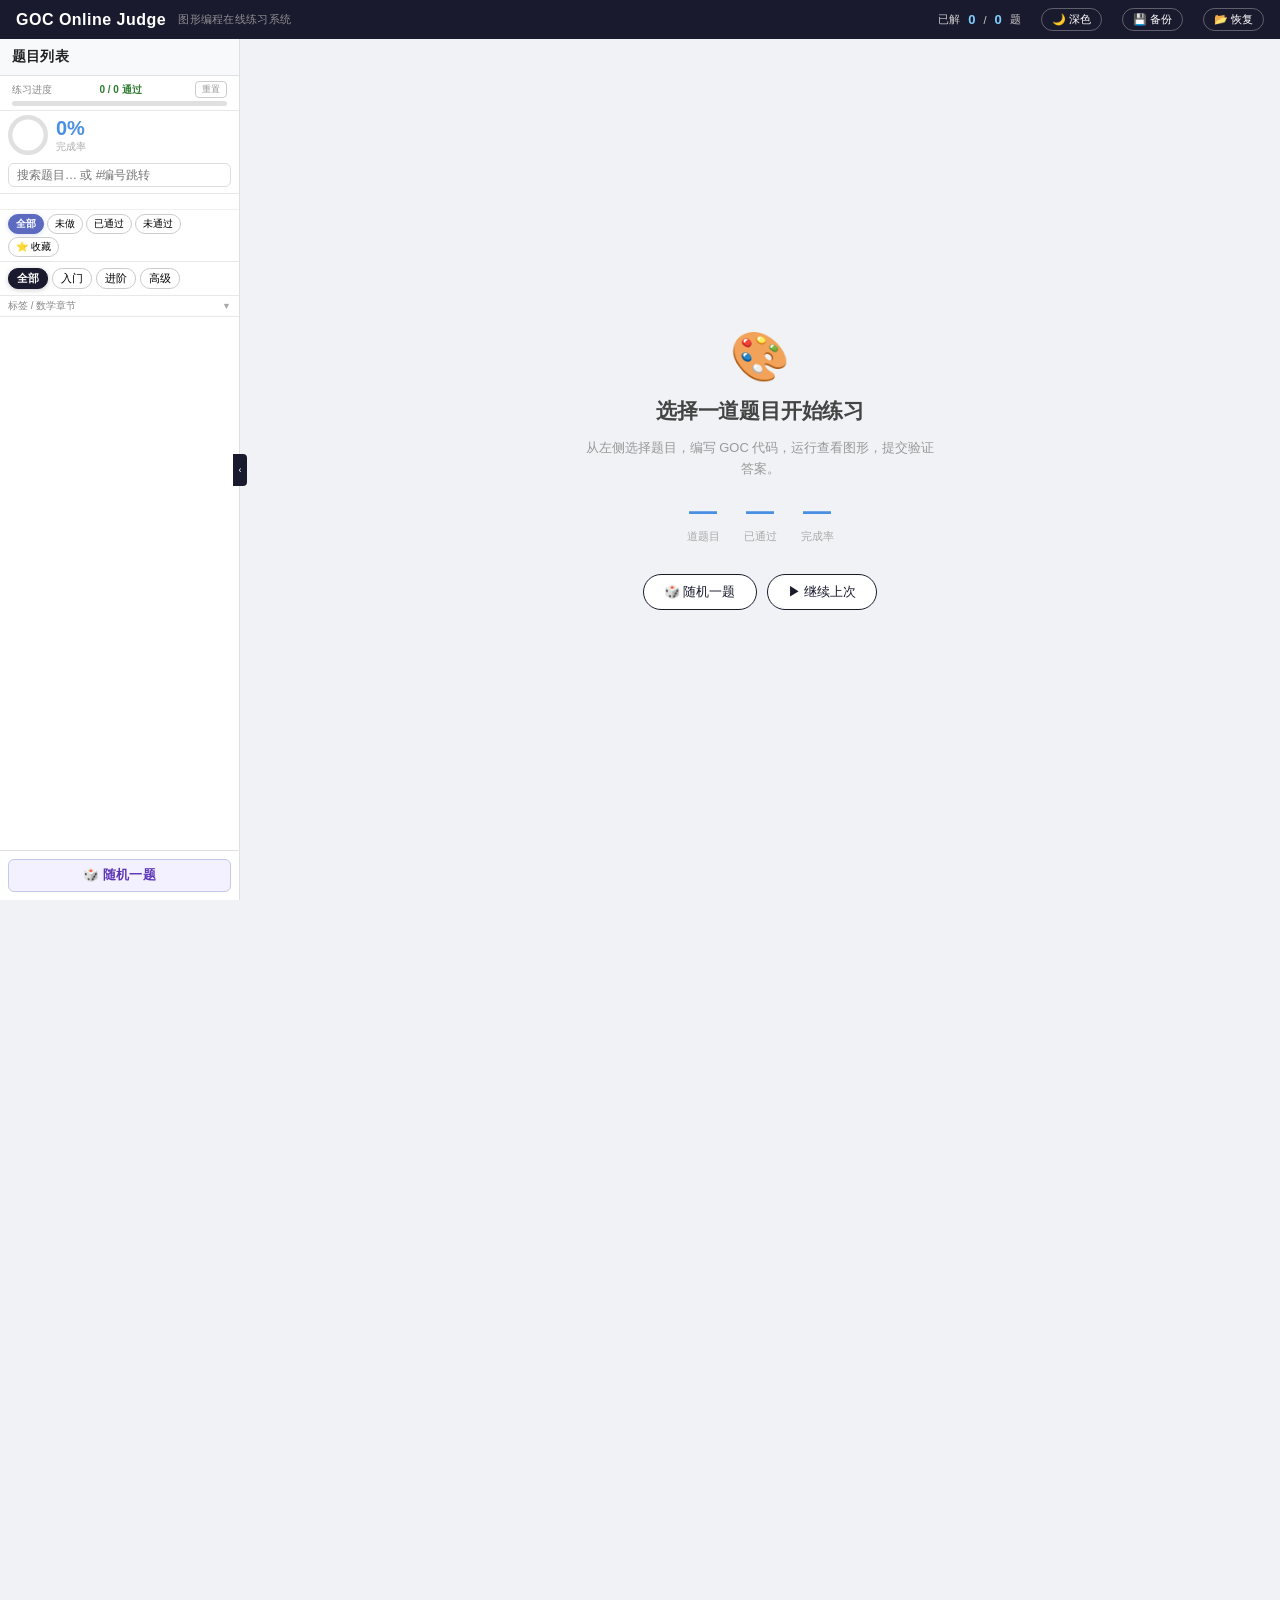
<file: index.html>
<!DOCTYPE html>
<html lang="zh-CN">
<head>
  <meta charset="UTF-8">
  <meta http-equiv="refresh" content="0; url=oj/">
  <title>GOC 图形化编程 OJ</title>
</head>
<body>
  <p>正在跳转…<a href="oj/">点击直接进入</a></p>
</body>
</html>
</file>
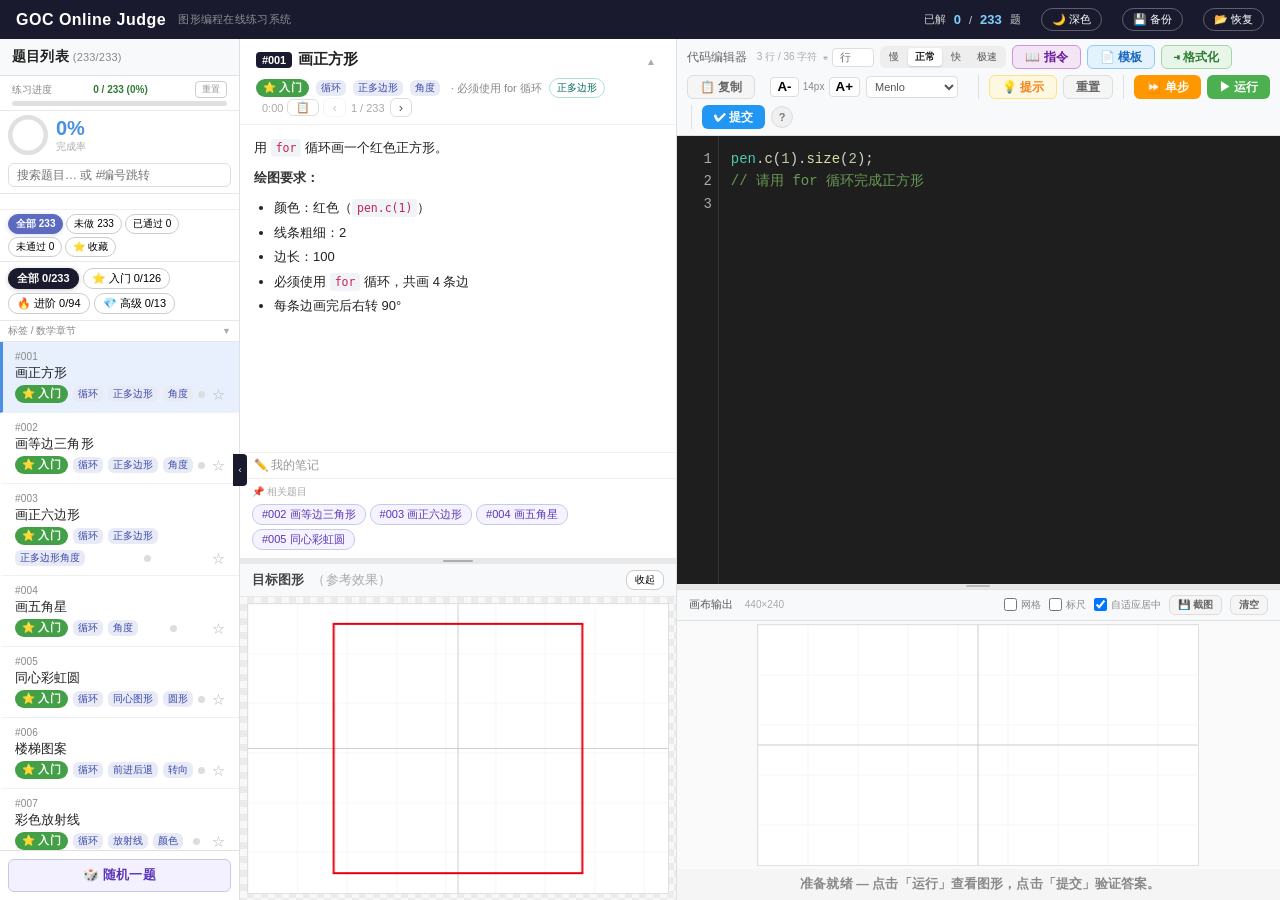
<file: oj/index.html>
<!DOCTYPE html>
<html lang="zh-CN">
<head>
<meta charset="UTF-8">
<meta name="viewport" content="width=device-width, initial-scale=1.0">
<title>GOC Online Judge</title>
<link rel="stylesheet" href="css/style.css">
</head>
<body>
<!-- GOC-162: right-click context menu -->
<div class="ctx-menu hidden" id="ctx-menu"></div>

<header>
  <h1>GOC Online Judge</h1>
  <span class="subtitle">图形编程在线练习系统</span>
  <div class="header-stats">
    <span>已解</span>
    <span class="stat-val" id="header-solved">0</span>
    <span>/</span>
    <span class="stat-val" id="header-total">0</span>
    <span>题</span>
  </div>
  <button class="dark-toggle-btn" id="dark-toggle-btn" title="切换深色/浅色模式">🌙 深色</button>
  <button class="dark-toggle-btn" id="btn-backup"  title="导出所有练习记录为 JSON 文件">💾 备份</button>
  <button class="dark-toggle-btn" id="btn-restore" title="从 JSON 文件恢复练习记录">📂 恢复</button>
  <input type="file" id="restore-file-input" accept=".json" style="display:none">
</header>

<div class="main">
  <!-- Sidebar -->
  <aside class="sidebar" id="sidebar">
    <div class="sidebar-header">题目列表 <span id="prob-count" style="color:#888;font-weight:normal;font-size:11px"></span></div>
    <div class="progress-bar-wrap" id="progress-wrap">
      <div class="progress-bar-row"><span>练习进度</span><strong id="progress-label">0 / 0 通过</strong><button id="btn-clear-progress" title="清空所有进度" style="margin-left:6px;padding:1px 6px;font-size:9px;border:1px solid #ccc;background:#fff;border-radius:4px;cursor:pointer;color:#999">重置</button></div>
      <div class="progress-bar-bg"><div class="progress-bar-fill" id="progress-fill" style="width:0%"></div></div>
    </div>
    <!-- GOC-108: progress ring -->
    <div class="progress-ring-wrap" id="progress-ring-wrap">
      <svg class="progress-ring-svg" viewBox="0 0 36 36">
        <circle class="progress-ring-bg" cx="18" cy="18" r="16"/>
        <circle class="progress-ring-fill" id="progress-ring-fill" cx="18" cy="18" r="16"/>
      </svg>
      <div><div class="progress-ring-label" id="progress-ring-pct">0%</div><div class="progress-ring-sub">完成率</div></div>
      <!-- GOC-167: today's stats -->
      <div id="today-stats" style="margin-left:auto;text-align:right;font-size:10px;color:#aaa;line-height:1.5"></div>
    </div>
    <div class="search-box">
      <input type="text" id="search-input" placeholder="搜索题目… 或 #编号跳转" autocomplete="off">
      <button class="search-clear-btn" id="search-clear-btn" title="清除搜索">✕</button>
    </div>
    <div class="filter-summary" id="filter-summary"></div>
    <div class="status-filter" id="status-filter">
      <button class="status-btn active" data-status="all">全部</button>
      <button class="status-btn" data-status="todo">未做</button>
      <button class="status-btn" data-status="pass">已通过</button>
      <button class="status-btn" data-status="fail">未通过</button>
      <button class="status-btn" data-status="star">⭐ 收藏</button>
    </div>
    <div class="filter-bar" id="filter-bar">
      <button class="filter-btn active" data-filter="all">全部</button>
      <button class="filter-btn" data-filter="easy">入门</button>
      <button class="filter-btn" data-filter="medium">进阶</button>
      <button class="filter-btn" data-filter="hard">高级</button>
    </div>
    <div class="filter-toggle" id="filter-toggle">
      <span class="filter-toggle-label">标签 / 数学章节</span>
      <span class="filter-toggle-icon">▼</span>
    </div>
    <div class="filter-collapsible" id="filter-collapsible">
      <div class="tag-filter" id="tag-filter"></div>
      <div class="curriculum-filter" id="curriculum-filter">
        <span class="curriculum-label">数学章节：</span>
      </div>
    </div>
    <div class="problem-list" id="problem-list"></div>
    <div class="sidebar-footer">
      <button class="btn-random" id="btn-random">🎲 随机一题</button>
    </div>
  </aside>
  <button class="sidebar-collapse-btn" id="sidebar-collapse-btn" title="折叠侧边栏">‹</button>

  <!-- Content -->
  <div class="content" id="content">
    <div class="welcome" id="welcome">
      <div style="font-size:48px">🎨</div>
      <h2>选择一道题目开始练习</h2>
      <p style="font-size:13px">从左侧选择题目，编写 GOC 代码，运行查看图形，提交验证答案。</p>
      <div class="welcome-stats" id="welcome-stats">
        <div class="welcome-stat"><div class="ws-val" id="ws-total">—</div><div class="ws-lbl">道题目</div></div>
        <div class="welcome-stat"><div class="ws-val" id="ws-solved">—</div><div class="ws-lbl">已通过</div></div>
        <div class="welcome-stat"><div class="ws-val" id="ws-pct">—</div><div class="ws-lbl">完成率</div></div>
      </div>
      <div class="welcome-actions" id="welcome-actions">
        <button class="welcome-action-btn" id="ws-btn-random">🎲 随机一题</button>
        <button class="welcome-action-btn" id="ws-btn-continue">▶ 继续上次</button>
      </div>
    </div>
  </div>
</div>

<!-- GOC-048: Toast notification -->
<div class="goc-toast" id="goc-toast"></div>
<!-- Autocomplete dropdown (GOC-015) -->
<div class="autocomplete" id="autocomplete"></div>
<!-- GOC-175: color picker popup for pen.c() -->
<div class="color-picker-popup" id="color-picker-popup"></div>
<!-- GOC-176: param hint popup for pen.method() -->
<div class="param-hint-popup" id="param-hint-popup">
  <div class="param-hint-sig" id="param-hint-sig"></div>
  <div class="param-hint-desc" id="param-hint-desc"></div>
</div>

<!-- Problem view template -->
<template id="tpl-problem-view">
  <!-- Problem panel -->
  <div class="prob-panel" id="prob-panel">
    <div class="prob-passed-banner" id="prob-passed-banner">✅ 已通过！继续保持！</div>
    <div class="prob-panel-header">
      <div style="display:flex;align-items:center">
        <h2 id="p-title" style="flex:1"></h2>
        <button class="prob-desc-toggle" id="prob-desc-toggle" title="折叠/展开题目描述">▲</button>
      </div>
      <div class="meta" id="p-meta"></div>
      <div class="prob-nav">
        <span class="prob-timer" id="prob-timer">0:00</span>
        <button class="prob-nav-btn" id="btn-copy-desc" title="复制题目描述" style="font-size:11px">📋</button>
        <button class="prob-nav-btn" id="btn-prev" title="上一题">‹</button>
        <span class="prob-nav-counter" id="prob-nav-counter"></span>
        <button class="prob-nav-btn" id="btn-next" title="下一题">›</button>
      </div>
    </div>
    <div class="prob-desc" id="p-desc"></div>
    <div class="note-section" id="note-section">
      <button class="note-toggle-btn" id="note-toggle-btn">✏️ 我的笔记</button>
      <div class="note-content" id="note-content" style="display:none">
        <textarea id="note-textarea" maxlength="200" placeholder="写下解题思路或难点…（最多200字）"></textarea>
        <span class="note-save-status" id="note-save-status"></span>
      </div>
    </div>
    <!-- GOC-170: layered hints section -->
    <div class="hint-section" id="hint-section" style="display:none">
      <div class="hint-items" id="hint-items"></div>
      <button class="hint-next-btn" id="hint-next-btn">💡 提示</button>
    </div>
    <div class="sol-reveal-section" id="sol-reveal-section" style="display:none">
      <button class="sol-reveal-btn" id="sol-reveal-btn">💡 参考解法 ▼</button>
      <div class="sol-reveal-content" id="sol-reveal-content" style="display:none"></div>
    </div>
    <!-- GOC-165: related problems -->
    <div class="related-section" id="related-section" style="display:none">
      <div class="related-label">📌 相关题目</div>
      <div class="related-problems" id="related-problems"></div>
    </div>
    <div class="prob-resizer" id="prob-resizer"></div>
    <div class="sol-preview" id="sol-preview">
      <div class="sol-preview-header">
        <span>目标图形</span>
        <span style="color:#aaa;font-weight:normal">（参考效果）</span>
        <button class="sol-toggle-btn" id="sol-toggle-btn">收起</button>
      </div>
      <div class="sol-canvas-wrap" id="sol-canvas-wrap">
        <canvas id="sol-canvas"></canvas>
      </div>
    </div>
  </div>

  <!-- Editor panel -->
  <div class="editor-panel">
    <div class="editor-toolbar">
      <span class="label">代码编辑器</span>
      <span id="editor-line-count" style="font-size:10px;color:#aaa;margin-left:4px"></span>
      <div class="jump-line-wrap" title="跳转到行">
        <span style="font-size:10px;color:#aaa">⌨</span>
        <input class="jump-line-input" id="jump-line-input" type="number" min="1" placeholder="行">
      </div>
      <div class="speed-group" id="speed-group">
        <button class="speed-btn" data-speed="0.5">慢</button>
        <button class="speed-btn active" data-speed="1">正常</button>
        <button class="speed-btn" data-speed="2">快</button>
        <button class="speed-btn" data-speed="999">极速</button>
      </div>
      <button class="btn btn-ref"      id="btn-ref">📖 指令</button>
      <button class="btn btn-snip"     id="btn-snip">📄 模板</button>
      <button class="btn btn-format"   id="btn-format">⇥ 格式化</button>
      <button class="btn btn-reset"    id="btn-copy" title="复制代码到剪贴板">📋 复制</button>
      <div class="font-size-group">
        <button class="font-size-btn" id="btn-font-dec" title="缩小字体">A-</button>
        <span class="font-size-label" id="font-size-label">14px</span>
        <button class="font-size-btn" id="btn-font-inc" title="放大字体">A+</button>
      </div>
      <select class="font-family-select" id="font-family-select" title="字体">
        <option value="'Menlo','Consolas','Courier New',monospace">Menlo</option>
        <option value="'Consolas','Courier New',monospace">Consolas</option>
        <option value="'Courier New',monospace">Courier New</option>
        <option value="'JetBrains Mono','Fira Code',monospace">JetBrains</option>
      </select>
      <span class="autosave-badge" id="autosave-badge"></span>
      <div class="toolbar-sep"></div>
      <button class="btn btn-hint"     id="btn-hint">💡 提示</button>
      <button class="btn btn-reset"    id="btn-reset">重置</button>
      <div class="toolbar-sep"></div>
      <button class="btn btn-step"     id="btn-step">⏩ 单步</button>
      <button class="btn btn-continue" id="btn-continue">▶ 继续</button>
      <button class="btn btn-run"      id="btn-run">▶ 运行</button>
      <div class="toolbar-sep"></div>
      <button class="btn btn-submit"   id="btn-submit">✔ 提交</button>
      <button class="btn-shortcut" id="btn-shortcut" title="键盘快捷键">?</button>
    </div>
    <div class="shortcut-popup" id="shortcut-popup">
      <h4>⌨️ 键盘快捷键</h4>
      <div class="shortcut-row"><span class="shortcut-key">Ctrl+Enter</span><span class="shortcut-desc">运行代码</span></div>
      <div class="shortcut-row"><span class="shortcut-key">Ctrl+Shift+Enter</span><span class="shortcut-desc">提交答案</span></div>
      <div class="shortcut-row"><span class="shortcut-key">Tab</span><span class="shortcut-desc">缩进（4空格）</span></div>
      <div class="shortcut-row"><span class="shortcut-key">Shift+Tab</span><span class="shortcut-desc">减少缩进</span></div>
      <div class="shortcut-row"><span class="shortcut-key">Ctrl+Z</span><span class="shortcut-desc">撤销</span></div>
      <div class="shortcut-row"><span class="shortcut-key">Ctrl+/</span><span class="shortcut-desc">注释/取消注释</span></div>
      <div class="shortcut-row"><span class="shortcut-key">↑ / ↓</span><span class="shortcut-desc">切换题目（焦点不在编辑器时）</span></div>
      <div class="shortcut-row"><span class="shortcut-key">Ctrl+B</span><span class="shortcut-desc">折叠/展开侧边栏（焦点不在编辑器时）</span></div>
      <div class="shortcut-row"><span class="shortcut-key">Ctrl+F</span><span class="shortcut-desc">编辑器内搜索</span></div>
      <div class="shortcut-row"><span class="shortcut-key">Enter</span><span class="shortcut-desc">自动继承上一行缩进</span></div>
      <div class="shortcut-row"><span class="shortcut-key">Ctrl+Space</span><span class="shortcut-desc">触发自动补全</span></div>
    </div>
    <div class="ref-panel hidden" id="ref-panel"></div>
    <div class="snip-panel hidden" id="snip-panel"></div>
    <div class="editor-area">
      <div class="editor-wrapper" id="editor-wrapper">
        <div class="line-numbers" id="line-numbers" aria-hidden="true">1</div>
        <div class="editor-code-area">
          <pre class="highlight-layer" id="highlight-layer" aria-hidden="true"></pre>
          <textarea id="code-editor" spellcheck="false" autocomplete="off" autocorrect="off" autocapitalize="off"></textarea>
        </div>
      </div>
      <!-- GOC-166: in-editor search bar -->
      <div class="editor-search-bar hidden" id="editor-search-bar">
        <input class="editor-search-input" id="editor-search-input" placeholder="搜索代码…" autocomplete="off" spellcheck="false">
        <span class="editor-search-count" id="editor-search-count"></span>
        <button class="editor-search-nav" id="editor-search-prev" title="上一个（Shift+Enter）">↑</button>
        <button class="editor-search-nav" id="editor-search-next" title="下一个（Enter）">↓</button>
        <button class="editor-search-close" id="editor-search-close" title="关闭（Escape）">✕</button>
      </div>
    </div>
    <!-- cin/cout panel (GOC-008) -->
    <div class="io-panel" id="io-panel">
      <div class="io-panel-header">
        ⌨️ 输入 / 输出
        <button id="io-clear-btn" style="margin-left:auto">清空</button>
      </div>
      <div class="io-rows">
        <div class="io-col">
          <div class="io-col-label">标准输入 (cin) — 每行一个值</div>
          <textarea class="io-input" id="io-input" placeholder="在此输入数据…"></textarea>
        </div>
        <div class="io-col">
          <div class="io-col-label">标准输出 (cout)</div>
          <div class="io-output" id="io-output"></div>
        </div>
      </div>
    </div>
    <div class="canvas-resizer" id="canvas-resizer"></div>
    <div class="canvas-section" id="canvas-section">
      <div class="canvas-toolbar">
        <span>画布输出</span>
        <span id="canvas-size-label" style="font-size:10px;color:#aaa;margin-left:4px">440×240</span>
        <span style="flex:1"></span>
        <!-- GOC-168: grid checkbox -->
        <label style="font-size:10px;color:#888;cursor:pointer;display:flex;align-items:center;gap:4px">
          <input type="checkbox" id="grid-cb" style="margin:0"> 网格
        </label>
        <!-- GOC-171: ruler checkbox -->
        <label style="font-size:10px;color:#888;cursor:pointer;display:flex;align-items:center;gap:4px">
          <input type="checkbox" id="ruler-cb" style="margin:0"> 标尺
        </label>
        <!-- GOC-174: compare reference (visible only after submit fail) -->
        <label id="compare-label" style="font-size:10px;color:#e67c00;cursor:pointer;display:none;align-items:center;gap:4px">
          <input type="checkbox" id="compare-cb" style="margin:0"> 对比参考
        </label>
        <label style="font-size:10px;color:#888;cursor:pointer;display:flex;align-items:center;gap:4px">
          <input type="checkbox" id="fit-mode-cb" checked style="margin:0"> 自适应居中
        </label>
        <button class="btn btn-reset" id="btn-save-canvas" style="padding:2px 8px;font-size:10px" title="下载画布为PNG">💾 截图</button>
        <button class="btn btn-reset" id="btn-clear" style="padding:2px 8px;font-size:10px">清空</button>
      </div>
      <div class="canvas-wrap" id="canvas-wrap">
        <div style="position:relative;display:inline-flex">
          <canvas id="goc-canvas" width="440" height="240"></canvas>
          <!-- GOC-168: grid overlay canvas -->
          <canvas id="grid-canvas" width="440" height="240" style="position:absolute;top:0;left:0;pointer-events:none;display:none"></canvas>
          <!-- GOC-172: turtle direction indicator overlay -->
          <canvas id="turtle-canvas" width="440" height="240" style="position:absolute;top:0;left:0;pointer-events:none;display:none"></canvas>
          <!-- GOC-171: ruler overlay canvas -->
          <canvas id="ruler-canvas" width="440" height="240" style="position:absolute;top:0;left:0;pointer-events:none;display:none"></canvas>
          <!-- GOC-173: crosshair overlay canvas -->
          <canvas id="crosshair-canvas" width="440" height="240" style="position:absolute;top:0;left:0;pointer-events:none"></canvas>
          <!-- GOC-174: compare overlay canvas -->
          <canvas id="compare-canvas" width="440" height="240" style="position:absolute;top:0;left:0;pointer-events:none;display:none"></canvas>
        </div>
        <div class="canvas-coord" id="canvas-coord"></div>
      </div>
    </div>
    <!-- Step controls (GOC-001) -->
    <div class="step-controls" id="step-controls">
      <span>单步模式</span>
      <span class="step-pos" id="step-pos">0 / 0</span>
      <div class="step-progress-bar"><div class="step-progress-fill" id="step-progress-fill" style="width:0%"></div></div>
      <button class="btn btn-step" id="btn-step2" style="padding:3px 8px;font-size:11px">下一步</button>
      <button class="btn btn-run"  id="btn-step-auto" style="padding:3px 8px;font-size:11px">连续播放</button>
      <button class="btn btn-reset" id="btn-step-exit" style="padding:3px 8px;font-size:11px">退出单步</button>
    </div>
    <div class="result-bar idle" id="result-bar">准备就绪 — 点击「运行」查看图形，点击「提交」验证答案。</div>
  </div>
</template>

<script src="data/problems.js"></script>
<script src="js/goc-executor.js"></script>
<script src="js/constants.js"></script>
<script src="js/state.js"></script>
<script src="js/storage.js"></script>
<script src="js/utils.js"></script>
<script src="js/sidebar.js"></script>
<script src="js/problem.js"></script>
<script src="js/highlight.js"></script>
<script src="js/autocomplete.js"></script>
<script src="js/editor.js"></script>
<script src="js/step.js"></script>
<script src="js/runner.js"></script>
<script src="js/canvas.js"></script>
<script src="js/init.js"></script>
</body>
</html>
</file>
<file: oj/css/style.css>
/* ── GOC-029: CSS variables ── */
:root {
  --goc-primary: #1a1a2e;
  --goc-accent: #4a90e2;
  --goc-green: #4caf50;
  --goc-blue: #2196f3;
  --goc-bg: #f0f2f5;
  --goc-surface: #ffffff;
  --goc-border: #e0e0e0;
  --goc-border-light: #f0f0f0;
  --goc-text: #222222;
  --goc-text-muted: #888888;
  --goc-sidebar-w: 240px;
  --goc-radius: 6px;
  --goc-shadow: 0 1px 4px rgba(0,0,0,.1);
  --goc-editor-bg: #1e1e1e;
  --goc-editor-fg: #d4d4d4;
}

* { box-sizing: border-box; margin: 0; padding: 0; }
body { font-family: 'PingFang SC', 'Microsoft YaHei', sans-serif; background: var(--goc-bg); color: var(--goc-text); height: 100vh; display: flex; flex-direction: column; overflow: hidden; }

/* ── Header ── */
header { background: var(--goc-primary); color: #fff; padding: 8px 16px; display: flex; align-items: center; gap: 12px; flex-shrink: 0; }
header h1 { font-size: 17px; letter-spacing: 1px; }
header .subtitle { color: #aaa; font-size: 12px; }

/* ── Main layout ── */
.main { display: flex; flex: 1; overflow: hidden; position: relative; }

/* ── Sidebar ── */
.sidebar { width: var(--goc-sidebar-w); background: var(--goc-surface); border-right: 1px solid var(--goc-border); display: flex; flex-direction: column; overflow: hidden; flex-shrink: 0; }
.sidebar-header { padding: 8px 12px; background: #f8f9fa; border-bottom: 1px solid var(--goc-border); font-weight: bold; font-size: 13px; }

/* GOC-048: Toast notification */
.goc-toast { position: fixed; top: 50%; left: 50%; transform: translate(-50%,-50%) scale(.85); background: #1b5e20; color: #fff; padding: 14px 28px; border-radius: 12px; font-size: 18px; font-weight: 700; z-index: 9999; pointer-events: none; opacity: 0; transition: opacity .25s, transform .25s; box-shadow: 0 4px 20px rgba(0,0,0,.3); }
.goc-toast.show { opacity: 1; transform: translate(-50%,-50%) scale(1); }

/* GOC-043: Prev/Next nav buttons in prob-panel header */
.prob-nav { display: flex; gap: 4px; margin-left: auto; align-items: center; }
.prob-nav-btn { padding: 2px 8px; font-size: 13px; border: 1px solid #ddd; background: #fff; border-radius: var(--goc-radius); cursor: pointer; color: #555; line-height: 1; }
.prob-nav-btn:hover:not(:disabled) { background: #f0f0f0; }
.prob-nav-btn:disabled { opacity: .3; cursor: default; }
/* GOC-087: nav counter */
.prob-nav-counter { font-size: 11px; color: #aaa; min-width: 36px; text-align: center; }
/* GOC-091: problem timer */
.prob-timer { font-size: 11px; color: #aaa; margin-left: 6px; font-variant-numeric: tabular-nums; }
/* GOC-095: font family selector */
.font-family-select { font-size: 11px; border: 1px solid #ddd; border-radius: 4px; padding: 2px 4px; background: #fff; color: #555; cursor: pointer; height: 22px; }
body.dark-mode .font-family-select { background: #2a2c2e; border-color: #444; color: #ccc; }
/* GOC-096: error line highlight */
.error-line-highlight { position: absolute; left: 0; right: 0; background: rgba(255,80,0,.12); pointer-events: none; border-left: 3px solid #ff6b35; }
/* GOC-164: step debugger */
.step-line-highlight { position: absolute; left: 0; right: 0; background: rgba(255,214,0,.18); pointer-events: none; border-left: 3px solid #ffd600; }
body.dark-mode .step-line-highlight { background: rgba(255,214,0,.12); }
.ln-bp  { color: #e53935 !important; font-weight: 700; }
.ln-cur { background: rgba(255,214,0,.45); border-radius: 2px; color: #333 !important; }
body.dark-mode .ln-cur { background: rgba(255,214,0,.25); color: #fff !important; }
.line-numbers { cursor: pointer; }
/* GOC-160: clickable error line button */
.err-line-btn { background:none; border:none; cursor:pointer; color:inherit; font:inherit; text-decoration:underline dotted; padding:0; }
.err-line-btn:hover { opacity:.75; }
/* GOC-097: auto-save indicator */
.autosave-badge { font-size: 9px; color: #aaa; margin-left: 4px; font-weight: normal; transition: color .3s; }
.autosave-badge.saved { color: #4caf50; }
/* GOC-092: collapsible prob-desc */
.prob-desc-toggle { font-size: 10px; color: #aaa; background: none; border: none; cursor: pointer; padding: 2px 4px; margin-left: 4px; border-radius: 3px; }
.prob-desc-toggle:hover { background: #f0f0f0; color: #555; }
body.dark-mode .prob-desc-toggle:hover { background: #333; }
/* GOC-090: dark mode */
body.dark-mode { --goc-bg: #181a1b; --goc-surface: #1e2022; --goc-border: #333; --goc-border-light: #2a2a2a; --goc-text: #e0e0e0; --goc-text-muted: #888; }
body.dark-mode .sidebar, body.dark-mode .prob-panel, body.dark-mode .editor-panel,
body.dark-mode .canvas-section, body.dark-mode .sol-preview, body.dark-mode .editor-toolbar { background: var(--goc-surface); color: var(--goc-text); }
body.dark-mode .filter-btn { background: #2a2c2e; border-color: #444; color: #ccc; }
body.dark-mode .filter-btn.active { background: #4a90e2; border-color: #4a90e2; color: #fff; }
body.dark-mode .prob-list-item { border-color: #2a2a2a; color: #ddd; }
body.dark-mode .prob-list-item:hover { background: #2a2c2e; }
body.dark-mode .welcome { color: var(--goc-text); }
body.dark-mode .welcome-action-btn { background: #2a2c2e; border-color: #4a90e2; color: #7ecfff; }
body.dark-mode .welcome-action-btn:hover { background: #4a90e2; color: #fff; }
body.dark-mode .prob-desc { background: var(--goc-surface); color: var(--goc-text); }
body.dark-mode .result-bar { background: #2a2c2e; }
body.dark-mode .btn { background: #2a2c2e; color: #ddd; border-color: #444; }
body.dark-mode .shortcut-popup { background: #2a2c2e; border-color: #444; color: #ddd; }
.dark-toggle-btn { background: transparent; border: 1px solid rgba(255,255,255,.3); color: #fff; border-radius: 14px; padding: 3px 10px; font-size: 11px; cursor: pointer; margin-left: 8px; transition: background .15s; }
.dark-toggle-btn:hover { background: rgba(255,255,255,.1); }
/* GOC-088: welcome quick actions */
.welcome-actions { display: flex; gap: 10px; margin-top: 18px; justify-content: center; flex-wrap: wrap; }
.welcome-action-btn { padding: 8px 20px; font-size: 13px; border-radius: 20px; border: 1.5px solid var(--goc-primary); background: #fff; color: var(--goc-primary); cursor: pointer; font-weight: 500; transition: background .15s, color .15s; }
.welcome-action-btn:hover { background: var(--goc-primary); color: #fff; }

/* GOC-044: Random button at sidebar bottom */
.sidebar-footer { padding: 8px; border-top: 1px solid var(--goc-border); flex-shrink: 0; }
.btn-random { width: 100%; padding: 6px; font-size: 12px; border: 1px solid #c5cae9; background: #f3f0ff; color: #5c35b5; border-radius: var(--goc-radius); cursor: pointer; font-weight: 600; }
.btn-random:hover { background: #e8e0ff; }

/* GOC-039: Search box */
.search-box { padding: 6px 8px; border-bottom: 1px solid #e8e8e8; position: relative; }
.search-box input { width: 100%; box-sizing: border-box; padding: 4px 26px 4px 8px; font-size: 12px; border: 1px solid #ddd; border-radius: var(--goc-radius); outline: none; }
.search-box input:focus { border-color: var(--goc-accent); }
/* GOC-101: search clear button */
.search-clear-btn { position: absolute; right: 14px; top: 50%; transform: translateY(-50%); background: none; border: none; color: #aaa; cursor: pointer; font-size: 14px; line-height: 1; padding: 2px; display: none; }
.search-clear-btn.visible { display: block; }
.search-clear-btn:hover { color: #555; }

/* GOC-041: Progress bar */
.progress-bar-wrap { padding: 5px 12px 4px; border-bottom: 1px solid #e8e8e8; }
.progress-bar-row { display: flex; justify-content: space-between; align-items: center; font-size: 10px; color: #888; margin-bottom: 3px; }
.progress-bar-row strong { color: #2e7d32; }
.progress-bar-bg { height: 4px; background: #e0e0e0; border-radius: 2px; overflow: hidden; }
.progress-bar-fill { height: 100%; background: var(--goc-green); border-radius: 2px; transition: width .3s; }

/* Difficulty filter */
.filter-bar { padding: 6px 8px; border-bottom: 1px solid #e8e8e8; display: flex; gap: 4px; flex-wrap: wrap; }
.filter-btn { padding: 2px 8px; border: 1px solid #ccc; background: #fff; border-radius: 10px; cursor: pointer; font-size: 11px; transition: all .15s; }
.filter-btn:hover { background: #f0f0f0; }
.filter-btn.active { background: var(--goc-primary); color: #fff; border-color: var(--goc-primary); }

/* GOC-045: Status filter */
.status-filter { padding: 4px 8px; border-bottom: 1px solid #e8e8e8; display: flex; gap: 3px; flex-wrap: wrap; }
.status-btn { padding: 2px 7px; border: 1px solid #ccc; background: #fff; border-radius: 10px; cursor: pointer; font-size: 10px; transition: all .15s; }
.status-btn:hover { background: #f0f0f0; }
.status-btn.active { background: #5c6bc0; color: #fff; border-color: #5c6bc0; }

/* GOC-149: Star/bookmark button in problem list */
.star-btn { background: none; border: none; cursor: pointer; font-size: 13px; padding: 0 2px; color: #bbb; line-height: 1; flex-shrink: 0; transition: color .15s, transform .12s; margin-left: auto; }
.star-btn:hover { color: #f5a623; transform: scale(1.2); }
.star-btn.starred { color: #f5a623; }

/* GOC-046: Font size buttons */
.font-size-group { display: flex; align-items: center; gap: 2px; margin-left: auto; }
.font-size-btn { padding: 2px 6px; border: 1px solid #ddd; background: #fff; border-radius: 4px; cursor: pointer; font-weight: 600; line-height: 1; }
.font-size-btn:hover { background: #f0f0f0; }
.font-size-label { font-size: 10px; color: #888; min-width: 26px; text-align: center; }

/* Tag filter */
.tag-filter { padding: 4px 8px; border-bottom: 1px solid #e8e8e8; max-height: 56px; overflow-y: auto; display: flex; flex-wrap: wrap; gap: 3px; }
.tag-chip { padding: 2px 7px; border: 1px solid #c5cae9; background: #fff; border-radius: 10px; cursor: pointer; font-size: 10px; color: #3949ab; transition: all .15s; white-space: nowrap; }
.tag-chip:hover { background: #e8eaf6; }
.tag-chip.active { background: #3949ab; color: #fff; border-color: #3949ab; }

/* Curriculum filter (GOC-022) */
.curriculum-filter { padding: 4px 8px; border-bottom: 1px solid #e8e8e8; display: flex; flex-wrap: wrap; gap: 3px; }
.curriculum-label { font-size: 10px; color: var(--goc-text-muted); padding: 2px 0; width: 100%; }
.curr-chip { padding: 2px 7px; border: 1px solid #b2dfdb; background: #fff; border-radius: 10px; cursor: pointer; font-size: 10px; color: #00695c; transition: all .15s; white-space: nowrap; }
.curr-chip:hover { background: #e0f2f1; }
.curr-chip.active { background: #00695c; color: #fff; border-color: #00695c; }

.problem-list { flex: 1; overflow-y: auto; }
.problem-item { padding: 8px 12px; border-bottom: 1px solid var(--goc-border-light); cursor: pointer; transition: background .12s; }
.problem-item:hover { background: #f5f5f5; }
.problem-item.active { background: #e8f0fe; }
.p-num { font-size: 10px; color: var(--goc-text-muted); }
.p-title { font-size: 12px; font-weight: 500; margin: 2px 0; overflow: hidden; text-overflow: ellipsis; white-space: nowrap; }
.p-meta { display: flex; gap: 4px; align-items: center; margin-top: 2px; flex-wrap: wrap; }
.badge { padding: 2px 8px; border-radius: 10px; font-size: 11px; font-weight: 700; letter-spacing: .3px; }
/* GOC-102: vivid difficulty badges */
.badge.easy   { background: #43a047; color: #fff; }
.badge.medium { background: #fb8c00; color: #fff; }
.badge.hard   { background: #e53935; color: #fff; }
.tag { padding: 1px 5px; background: #e8eaf6; color: #3949ab; border-radius: 6px; font-size: 10px; }

/* ── Content area ── */
.content { flex: 1; display: flex; overflow: hidden; }

/* ── Problem panel ── */
.prob-panel { width: 42%; border-right: 1px solid var(--goc-border); display: flex; flex-direction: column; overflow: hidden; background: var(--goc-surface); }
.prob-panel-header { padding: 10px 14px 6px; border-bottom: 1px solid var(--goc-border-light); flex-shrink: 0; }
.prob-panel-header h2 { font-size: 15px; margin-bottom: 4px; }
.prob-panel-header .meta { display: flex; gap: 6px; align-items: center; flex-wrap: wrap; }
.prob-desc { flex: 0 0 auto; height: 38%; min-height: 60px; overflow-y: auto; padding: 12px 14px; font-size: 13px; line-height: 1.7; }
.prob-desc pre { background: #f6f8fa; border-radius: var(--goc-radius); padding: 8px 12px; font-family: 'Menlo','Consolas',monospace; font-size: 12px; overflow-x: auto; margin: 6px 0; }
.prob-desc code { background: #f0f0f0; padding: 1px 4px; border-radius: 3px; font-family: 'Menlo','Consolas',monospace; font-size: 12px; }
.hint-box { background: #fffde7; border-left: 4px solid #ffd54f; padding: 7px 10px; margin-top: 10px; border-radius: 0 var(--goc-radius) var(--goc-radius) 0; font-size: 12px; color: #555; }
.hint-box strong { color: #f57f17; }
/* GOC-170: layered hints section */
.hint-section { border-top: 1px solid var(--goc-border-light); flex-shrink: 0; padding: 6px 14px 8px; }
.hint-items { display: flex; flex-direction: column; gap: 6px; margin-bottom: 6px; }
.hint-reveal-item { background: #fffde7; border-left: 4px solid #ffd54f; padding: 7px 10px; border-radius: 0 var(--goc-radius) var(--goc-radius) 0; font-size: 12.5px; color: #555; line-height: 1.75; animation: goc-hintin .3s ease; }
.hint-reveal-item strong { color: #f57f17; }
.hint-next-btn { font-size: 11.5px; background: #fff8e1; color: #f57f17; border: 1px solid #ffe082; border-radius: 4px; padding: 3px 10px; cursor: pointer; transition: background .15s; }
.hint-next-btn:hover { background: #fff3cd; }
body.dark-mode .hint-section { border-color: #333; }
body.dark-mode .hint-reveal-item { background: #2a2510; border-color: #c8900a; color: #ccc; }
body.dark-mode .hint-reveal-item strong { color: #ffc107; }
body.dark-mode .hint-next-btn { background: #2a2510; color: #ffc107; border-color: #c8900a; }
body.dark-mode .hint-next-btn:hover { background: #332d10; }
/* GOC-174: compare overlay */
#compare-canvas { opacity: 0.55; filter: sepia(1) hue-rotate(5deg) saturate(6) brightness(0.75); display: none; }
body.dark-mode #compare-canvas { filter: sepia(1) hue-rotate(195deg) saturate(4) brightness(1.3); opacity: 0.5; }

/* GOC-152: Personal note */
.note-section { border-top: 1px solid var(--goc-border-light); flex-shrink: 0; }
.note-toggle-btn { width:100%; text-align:left; background:none; border:none; cursor:pointer; padding:5px 14px; font-size:11.5px; color:#999; transition:background .15s; }
.note-toggle-btn:hover { background:#f5f5f5; color:#555; }
.note-toggle-btn.has-note { color:#1976d2; font-weight:500; }
.note-content { padding:4px 14px 10px; display:flex; flex-direction:column; gap:4px; }
.note-textarea { width:100%; box-sizing:border-box; resize:vertical; font-size:12px; border:1px solid var(--goc-border); border-radius:4px; padding:5px 8px; font-family:inherit; line-height:1.5; min-height:56px; max-height:140px; }
.note-textarea:focus { outline:none; border-color:var(--goc-primary); box-shadow:0 0 0 2px rgba(26,26,46,.1); }
.note-save-status { font-size:10px; color:#4caf50; min-height:14px; }
body.dark-mode .note-toggle-btn:hover { background:#2a2c2e; }
body.dark-mode .note-textarea { background:#2a2c2e; border-color:#444; color:#ddd; }
/* GOC-157: Solution reveal */
.sol-reveal-section { border-top: 1px solid var(--goc-border-light); flex-shrink: 0; }
.sol-reveal-btn { width:100%; text-align:left; background:none; border:none; cursor:pointer; padding:5px 14px; font-size:11.5px; color:#4caf50; font-weight:500; transition:background .15s; }
.sol-reveal-btn:hover { background:#f5f5f5; }
.sol-reveal-content { padding:4px 14px 10px; }
.sol-reveal-pre { background:#f6f8fa; border:1px solid var(--goc-border); border-radius:4px; padding:8px 10px; font-size:11.5px; font-family:'Menlo','Consolas',monospace; overflow-x:auto; line-height:1.5; white-space:pre; margin:0; }
body.dark-mode .sol-reveal-btn:hover { background:#2a2c2e; }
body.dark-mode .sol-reveal-pre { background:#1a1c1e; border-color:#444; }
/* GOC-165: related problems */
.related-section { border-top: 1px solid var(--goc-border-light); flex-shrink: 0; padding: 6px 12px 8px; }
.related-label { font-size: 10px; color: #aaa; margin-bottom: 5px; }
.related-problems { display: flex; flex-wrap: wrap; gap: 4px; }
.rel-problem-btn { font-size: 11px; padding: 2px 9px; border: 1px solid #c5cae9; background: #f5f3ff; color: #5c35b5; border-radius: 10px; cursor: pointer; transition: background .12s; max-width: 200px; overflow: hidden; text-overflow: ellipsis; white-space: nowrap; }
.rel-problem-btn:hover { background: #ebe5ff; }
.rel-problem-btn.done { border-color: #a5d6a7; background: #f1f8f1; color: #388e3c; }
.rel-problem-btn.done:hover { background: #e6f4e6; }
body.dark-mode .related-label { color: #666; }
body.dark-mode .rel-problem-btn { background: #2a2450; border-color: #4a3c80; color: #b39ddb; }
body.dark-mode .rel-problem-btn:hover { background: #352d60; }
body.dark-mode .rel-problem-btn.done { background: #1e2e1e; border-color: #3a6a3a; color: #81c784; }

/* GOC-166: in-editor search bar */
.editor-area { position: relative; }
.editor-search-bar { position: absolute; top: 6px; right: 6px; z-index: 20; display: flex; align-items: center; gap: 4px; background: #fff; border: 1px solid #c5cae9; border-radius: 6px; padding: 3px 6px; box-shadow: 0 2px 8px rgba(0,0,0,.12); }
.editor-search-bar.hidden { display: none; }
.editor-search-input { border: none; outline: none; font-size: 12px; width: 150px; background: transparent; color: #333; }
.editor-search-count { font-size: 11px; color: #999; min-width: 38px; text-align: center; white-space: nowrap; }
.editor-search-nav { border: none; background: none; cursor: pointer; font-size: 13px; padding: 0 3px; color: #555; line-height: 1; }
.editor-search-nav:hover { color: var(--goc-accent); }
.editor-search-close { border: none; background: none; cursor: pointer; font-size: 12px; padding: 0 2px; color: #aaa; }
.editor-search-close:hover { color: #e53935; }
.editor-search-bar.no-match .editor-search-input { color: #c62828; }
.editor-search-bar.no-match { border-color: #ef9a9a; }
body.dark-mode .editor-search-bar { background: #2a2c2e; border-color: #5c6bc0; }
body.dark-mode .editor-search-input { color: #ddd; }
body.dark-mode .editor-search-nav { color: #aaa; }
body.dark-mode .editor-search-close { color: #666; }

/* Solution preview */
.sol-preview { flex: 1; display: flex; flex-direction: column; overflow: hidden; min-height: 100px; border-top: none; }
.sol-preview-header { padding: 5px 12px; background: #f8f9fa; display: flex; align-items: center; gap: 8px; font-size: 12px; color: #555; border-bottom: 1px solid #e8e8e8; flex-shrink: 0; }
.sol-preview-header span { font-weight: 600; color: #444; }
.sol-toggle-btn { margin-left: auto; padding: 2px 8px; font-size: 10px; border: 1px solid #ccc; background: #fff; border-radius: 8px; cursor: pointer; }
.sol-toggle-btn:hover { background: #f0f0f0; }
.sol-canvas-wrap { flex: 1; display: flex; justify-content: center; align-items: center; overflow: hidden; background: #fafafa; padding: 6px; min-height: 0; }
#sol-canvas { border: 1px solid #e0e0e0; background: #fff; max-width: 100%; max-height: 100%; }

/* GOC-031: Resizer between desc and preview */
.prob-resizer {
  flex-shrink: 0; height: 6px; background: #e8e8e8; cursor: row-resize;
  display: flex; align-items: center; justify-content: center;
  transition: background .15s; position: relative;
}
.prob-resizer:hover, .prob-resizer.dragging { background: var(--goc-accent); }
.prob-resizer::before {
  content: ''; display: block; width: 30px; height: 2px;
  background: rgba(0,0,0,.25); border-radius: 1px;
}

/* ── Editor panel ── */
.editor-panel { flex: 1; display: flex; flex-direction: column; overflow: hidden; background: var(--goc-surface); }
.editor-toolbar { padding: 6px 10px; background: #f8f9fa; border-bottom: 1px solid var(--goc-border); display: flex; gap: 6px; align-items: center; flex-wrap: wrap; flex-shrink: 0; }
.editor-toolbar .label { font-size: 12px; color: #666; font-weight: 500; }

/* GOC-029: Unified button styles */
.btn { padding: 4px 12px; border: none; border-radius: var(--goc-radius); cursor: pointer; font-size: 12px; font-weight: 600; transition: all .15s; white-space: nowrap; }
.btn:active { transform: scale(.97); }
.btn-run      { background: var(--goc-green); color: #fff; }
.btn-run:hover      { background: #388e3c; }
.btn-submit   { background: var(--goc-blue); color: #fff; }
.btn-submit:hover   { background: #1565c0; }
/* GOC-159: disabled run/submit */
.btn-run:disabled, .btn-submit:disabled { opacity: .4; cursor: not-allowed; pointer-events: none; }
.btn-step     { background: #ff9800; color: #fff; }
.btn-step:hover     { background: #e65100; }
.btn-continue { background: #ff9800; color: #fff; display: none; }
.btn-continue:hover { background: #e65100; }
.btn-hint     { background: #fff8e1; color: #f57f17; border: 1px solid #ffe082; }
.btn-hint:hover     { background: #fff3cd; }
.btn-reset    { background: #f5f5f5; color: #666; border: 1px solid #ddd; }
.btn-reset:hover    { background: #e8e8e8; }
.btn-ref      { background: #f3e5f5; color: #6a1b9a; border: 1px solid #ce93d8; }
.btn-ref:hover      { background: #e1bee7; }
.btn-ref.active     { background: #6a1b9a; color: #fff; border-color: #6a1b9a; }
.btn-format   { background: #e8f5e9; color: #2e7d32; border: 1px solid #a5d6a7; }
.btn-format:hover   { background: #c8e6c9; }

/* Speed selector */
.speed-group { display: flex; align-items: center; gap: 2px; background: #eee; border-radius: var(--goc-radius); padding: 2px; }
.speed-btn { padding: 2px 7px; font-size: 10px; border: none; background: transparent; border-radius: 4px; cursor: pointer; color: #555; }
.speed-btn:hover { background: #ddd; }
.speed-btn.active { background: #fff; color: #222; font-weight: 600; box-shadow: 0 1px 2px rgba(0,0,0,.15); }

/* Instruction ref panel */
.ref-panel { border-bottom: 1px solid var(--goc-border); background: #fafafa; overflow-y: auto; max-height: 220px; flex-shrink: 0; }
.ref-panel.hidden { display: none; }

/* GOC-150: Snippet templates panel */
.snip-panel { border-bottom: 1px solid var(--goc-border); background: #fafafa; overflow-y: auto; max-height: 190px; flex-shrink: 0; padding: 6px 10px; display: flex; flex-wrap: wrap; gap: 6px; align-content: flex-start; }
.snip-panel.hidden { display: none; }
.snip-card { background: #fff; border: 1px solid #e0e0e0; border-radius: 6px; padding: 5px 8px; display: flex; flex-direction: column; gap: 2px; min-width: 108px; max-width: 155px; transition: border-color .15s; }
.snip-card:hover { border-color: var(--goc-primary); }
.snip-card-name { font-size: 11.5px; font-weight: 600; color: #333; }
.snip-card-desc { font-size: 10px; color: #888; line-height: 1.3; }
.snip-insert-btn { margin-top: 4px; font-size: 10px; padding: 2px 7px; background: var(--goc-primary); color: #fff; border: none; border-radius: 3px; cursor: pointer; align-self: flex-start; transition: opacity .15s; }
.snip-insert-btn:hover { opacity: .82; }
.btn-snip { background: #e3f2fd; color: #1565c0; border: 1px solid #90caf9; }
.btn-snip:hover { background: #bbdefb; }
.btn-snip.active { background: #1565c0; color: #fff; border-color: #1565c0; }
body.dark-mode .snip-panel { background: #1e2022; }
body.dark-mode .snip-card { background: #2a2c2e; border-color: #444; }
body.dark-mode .snip-card-name { color: #ddd; }
body.dark-mode .snip-card-desc { color: #999; }
.ref-colors { padding: 6px 10px 3px; display: flex; flex-wrap: wrap; gap: 3px; align-items: center; }
.ref-colors .rc-label { font-size: 10px; color: #666; margin-right: 3px; }
.color-swatch { display: inline-flex; align-items: center; gap: 2px; font-size: 10px; color: #555; }
.color-swatch .swatch { width: 13px; height: 13px; border-radius: 2px; border: 1px solid rgba(0,0,0,.15); display: inline-block; }
.ref-section { padding: 3px 10px 5px; }
.ref-section-title { font-size: 10px; font-weight: 700; color: #888; text-transform: uppercase; letter-spacing: .5px; margin-bottom: 3px; padding-top: 3px; border-top: 1px solid #eee; }
.ref-section:first-of-type .ref-section-title { border-top: none; }
.ref-items { display: flex; flex-wrap: wrap; gap: 3px; }
.ref-item { display: flex; align-items: center; gap: 3px; background: #fff; border: 1px solid #e0e0e0; border-radius: 4px; padding: 2px 5px; font-size: 11px; }
.ref-item code { font-family: 'Menlo','Consolas',monospace; color: #1565c0; }
.ref-item .ref-desc { color: #666; }
.ref-item .insert-btn { padding: 1px 5px; font-size: 10px; background: #e3f2fd; color: #1565c0; border: 1px solid #90caf9; border-radius: 3px; cursor: pointer; }
.ref-item .insert-btn:hover { background: #bbdefb; }

/* ── GOC-014: Syntax highlighting editor ── */
.editor-area { flex: 1; display: flex; flex-direction: column; overflow: hidden; min-height: 0; }

/* GOC-036: editor-wrapper uses flex for line-numbers column */
.editor-wrapper { display: flex; flex: 1; overflow: hidden; min-height: 0; }

/* GOC-036: line numbers column */
.line-numbers {
  width: 42px; flex-shrink: 0; overflow: hidden;
  font-family: 'Menlo','Consolas','Courier New',monospace;
  font-size: 13px; line-height: 1.6;
  padding: 12px 6px 12px 0; text-align: right;
  color: #aaa; background: var(--goc-editor-bg);
  border-right: 1px solid #333;
  white-space: pre; user-select: none;
}

/* GOC-036: code area wraps highlight + textarea */
.editor-code-area { position: relative; flex: 1; overflow: hidden; min-height: 0; }

.highlight-layer {
  position: absolute; top: 0; left: 0; width: 100%; height: 100%;
  pointer-events: none; overflow: hidden;
  font-family: 'Menlo','Consolas','Courier New',monospace;
  font-size: 13px; line-height: 1.6;
  padding: 12px; margin: 0; border: none;
  background: var(--goc-editor-bg);
  white-space: pre; tab-size: 4;
  z-index: 0; word-wrap: normal;
}
#code-editor {
  position: absolute; top: 0; left: 0; width: 100%; height: 100%;
  font-family: 'Menlo','Consolas','Courier New',monospace;
  font-size: 13px; line-height: 1.6;
  padding: 12px; border: none; resize: none; outline: none;
  background: transparent;
  color: rgba(212,212,212,0.01);
  caret-color: #d4d4d4;
  tab-size: 4; z-index: 1;
}
#code-editor::selection { background: rgba(100,150,200,0.35); }
.hl-keyword { color: #569cd6; }
.hl-type    { color: #4ec9b0; }
.hl-pen     { color: #4ec9b0; }
.hl-method  { color: #dcdcaa; }
.hl-io      { color: #9cdcfe; }
.hl-number  { color: #b5cea8; }
.hl-string  { color: #ce9178; }
.hl-comment { color: #6a9955; }
.hl-plain   { color: var(--goc-editor-fg); }

/* ── GOC-015: Autocomplete dropdown ── */
.autocomplete { position: fixed; background: #252526; border: 1px solid #454545; border-radius: 4px; z-index: 5000; display: none; min-width: 200px; max-height: 220px; overflow-y: auto; box-shadow: 0 4px 12px rgba(0,0,0,.4); }
.autocomplete.visible { display: block; }
.ac-item { padding: 5px 10px; font-size: 12px; font-family: 'Menlo','Consolas',monospace; color: #d4d4d4; cursor: pointer; display: flex; align-items: center; gap: 8px; }
.ac-item:hover, .ac-item.selected { background: #0e639c; }
.ac-item .ac-code { color: #dcdcaa; font-weight: 600; }
.ac-item .ac-desc { color: #888; font-size: 11px; }
/* GOC-175: color picker popup */
.color-picker-popup { position:fixed; background:#fff; border:1px solid #ddd; border-radius:6px; padding:6px; z-index:5002; display:none; flex-wrap:wrap; gap:3px; width:172px; box-shadow:0 4px 16px rgba(0,0,0,.18); }
.color-picker-popup.visible { display:flex; }
.cp-swatch { width:30px; height:22px; border-radius:3px; cursor:pointer; border:2px solid rgba(0,0,0,.12); display:flex; align-items:center; justify-content:center; font-size:9px; font-weight:bold; text-shadow:0 0 2px rgba(0,0,0,.5); transition:transform .1s, border-color .1s; }
.cp-swatch:hover, .cp-swatch.active { border-color:#222; transform:scale(1.15); }
body.dark-mode .color-picker-popup { background:#252526; border-color:#444; }
body.dark-mode .cp-swatch { border-color:rgba(255,255,255,.15); }
body.dark-mode .cp-swatch:hover, body.dark-mode .cp-swatch.active { border-color:#fff; }
/* GOC-176: param hint popup */
.param-hint-popup { position:fixed; background:rgba(255,255,255,.97); border:1px solid #c8c8c8; border-left:4px solid #2e7dff; border-radius:8px; padding:8px 10px; z-index:5001; display:none; font-size:11px; line-height:1.55; max-width:260px; box-shadow:0 8px 24px rgba(0,0,0,.14); pointer-events:none; backdrop-filter: blur(6px); }
.param-hint-popup.visible { display:block; }
.param-hint-sig { font-family:monospace; font-size:12px; color:#1a1a1a; font-weight:700; }
.param-hint-desc { color:#555; margin-top:3px; }
body.dark-mode .param-hint-popup { background:rgba(34,36,44,.95); border-color:#555; border-left-color:#6ea8ff; }
body.dark-mode .param-hint-sig { color:#dcdcaa; }
body.dark-mode .param-hint-desc { color:#aaa; }

/* ── GOC-008: cin/cout I/O panel ── */
.io-panel { border-top: 1px solid var(--goc-border); background: #fafafa; flex-shrink: 0; display: none; }
.io-panel.visible { display: block; }
.io-panel-header { padding: 4px 10px; background: #f0f0f0; border-bottom: 1px solid var(--goc-border); display: flex; align-items: center; gap: 8px; font-size: 11px; font-weight: 600; color: #555; }
.io-panel-header button { padding: 1px 6px; font-size: 10px; border: 1px solid #ccc; background: #fff; border-radius: 4px; cursor: pointer; }
.io-rows { display: flex; }
.io-col { flex: 1; border-right: 1px solid var(--goc-border); }
.io-col:last-child { border-right: none; }
.io-col-label { padding: 2px 8px; font-size: 10px; color: #888; background: #f8f8f8; border-bottom: 1px solid #eee; }
.io-input { width: 100%; height: 56px; padding: 4px 8px; font-family: 'Menlo','Consolas',monospace; font-size: 11px; border: none; resize: none; outline: none; background: #fff; }
.io-output { height: 56px; padding: 4px 8px; font-family: 'Menlo','Consolas',monospace; font-size: 11px; overflow-y: auto; white-space: pre-wrap; background: #fff; color: #333; }

/* ── Canvas area ── */
.canvas-section { border-top: 1px solid var(--goc-border); background: var(--goc-surface); display: flex; flex-direction: column; height: 280px; flex-shrink: 0; }
.canvas-toolbar { padding: 4px 10px; background: #f8f9fa; border-bottom: 1px solid var(--goc-border); display: flex; gap: 8px; align-items: center; font-size: 11px; color: #555; }
.canvas-wrap { flex: 1; display: flex; justify-content: center; align-items: center; overflow: hidden; background: #fafafa; padding: 3px; position: relative; }
#goc-canvas { border: 1px solid var(--goc-border); background: #fff; }

/* GOC-001: Step controls */
.step-controls { display: none; padding: 4px 10px; background: #fff8e1; border-top: 1px solid #ffe082; font-size: 11px; color: #555; align-items: center; gap: 8px; flex-shrink: 0; }
.step-controls.visible { display: flex; }
.step-pos { font-family: 'Menlo',monospace; font-size: 11px; color: #555; }

/* Result bar */
.result-bar { padding: 6px 12px; font-size: 12px; font-weight: 600; text-align: center; flex-shrink: 0; line-height: 1.4; }
.result-bar.idle    { background: #f5f5f5; color: #888; }
.result-bar.pass    { background: #e8f5e9; color: #1b5e20; }
.result-bar.fail    { background: #fce4ec; color: #b71c1c; }
.result-bar.error   { background: #fff3e0; color: #bf360c; }
.result-bar.running { background: #e3f2fd; color: #0d47a1; }

/* GOC-050: Collapsible filters */
.filter-toggle { padding: 3px 8px; border-bottom: 1px solid #e8e8e8; display: flex; align-items: center; cursor: pointer; user-select: none; }
.filter-toggle-label { font-size: 10px; color: #888; flex: 1; }
.filter-toggle-icon { font-size: 9px; color: #aaa; transition: transform .2s; }
.filter-toggle.open .filter-toggle-icon { transform: rotate(180deg); }
.filter-collapsible { overflow: hidden; max-height: 0; transition: max-height .25s ease; }
.filter-collapsible.open { max-height: 200px; }

/* GOC-051: Toolbar group separators */
.toolbar-sep { width: 1px; background: #ddd; align-self: stretch; margin: 0 2px; flex-shrink: 0; }

/* GOC-052: Problem status dot */
.p-status-dot { width: 7px; height: 7px; border-radius: 50%; flex-shrink: 0; margin-left: auto; }
.p-status-dot.todo { background: #ddd; }
.p-status-dot.fail { background: #ff9800; }
.p-status-dot.pass { background: #4caf50; }

/* GOC-073: Active filter summary */
.filter-summary { padding: 2px 8px; font-size: 10px; color: #aaa; border-bottom: 1px solid #f0f0f0; min-height: 16px; display: flex; align-items: center; flex-wrap: wrap; gap: 3px; }
.filter-summary .fs-tag { background: #e8f0fe; color: var(--goc-accent); border-radius: 4px; padding: 0 4px; font-size: 10px; }
/* GOC-077: Clear filter button */
.btn-clear-filter { margin-left: auto; padding: 1px 5px; font-size: 9px; border: 1px solid #ccc; background: #fff; border-radius: 4px; cursor: pointer; color: #888; white-space: nowrap; }
.btn-clear-filter:hover { background: #f0f0f0; }

/* GOC-078: Canvas coordinate tooltip */
.canvas-coord { position: absolute; background: rgba(0,0,0,.65); color: #fff; font-family: 'Menlo','Consolas',monospace; font-size: 10px; padding: 2px 6px; border-radius: 3px; pointer-events: none; white-space: nowrap; display: none; z-index: 100; }

/* GOC-074: Step progress bar */
.step-progress-bar { flex: 1; height: 4px; background: #ffe082; border-radius: 2px; overflow: hidden; min-width: 40px; }
.step-progress-fill { height: 100%; background: #f57f17; border-radius: 2px; transition: width .1s; }

/* GOC-075: Passed banner in prob-panel */
.prob-passed-banner { background: #e8f5e9; color: #2e7d32; font-size: 11px; font-weight: 700; padding: 4px 14px; border-bottom: 1px solid #c8e6c9; display: none; }
.prob-passed-banner.visible { display: block; }

/* GOC-104: submit pass celebration */
@keyframes goc-celebrate { 0%{opacity:0;transform:translateX(-50%) scale(.5)} 20%{opacity:1;transform:translateX(-50%) scale(1.15)} 40%{transform:translateX(-50%) scale(.95)} 60%{transform:translateX(-50%) scale(1.05)} 80%{transform:translateX(-50%) scale(1); opacity:1} 100%{opacity:0;transform:translateX(-50%) scale(.95)} }
.celebrate-overlay { position: absolute; top: 30%; left: 50%; transform: translateX(-50%); font-size: 32px; pointer-events: none; animation: goc-celebrate 2.5s ease forwards; z-index: 60; white-space: nowrap; text-shadow: 0 2px 8px rgba(0,0,0,.2); }
/* GOC-108: progress ring */
.progress-ring-wrap { display: flex; align-items: center; justify-content: center; padding: 4px 8px 2px; gap: 8px; }
.progress-ring-svg { width: 40px; height: 40px; transform: rotate(-90deg); }
.progress-ring-bg { fill: none; stroke: #e0e0e0; stroke-width: 4; }
.progress-ring-fill { fill: none; stroke: var(--goc-accent); stroke-width: 4; stroke-linecap: round; stroke-dasharray: 100.5; stroke-dashoffset: 100.5; transition: stroke-dashoffset .5s; }
.progress-ring-label { font-size: 20px; font-weight: 700; color: var(--goc-accent); }
.progress-ring-sub { font-size: 10px; color: #aaa; }
/* GOC-109: jump to line */
.jump-line-wrap { display: flex; align-items: center; gap: 4px; }
.jump-line-input { width: 42px; font-size: 11px; border: 1px solid #ddd; border-radius: 4px; padding: 2px 4px; text-align: center; font-family: 'Menlo','Consolas',monospace; }
body.dark-mode .jump-line-input { background: #2a2c2e; border-color: #444; color: #ccc; }
/* GOC-106: sidebar collapse */
.sidebar-collapse-btn { position: absolute; left: calc(var(--goc-sidebar-w) - 7px); top: 50%; transform: translateY(-50%); width: 14px; height: 32px; background: var(--goc-primary); color: #fff; border: none; border-radius: 0 4px 4px 0; cursor: pointer; font-size: 9px; z-index: 20; display: flex; align-items: center; justify-content: center; transition: left .2s; }
.sidebar { transition: width .2s; }
.sidebar.collapsed { width: 0 !important; overflow: hidden; }
.sidebar.collapsed ~ .sidebar-collapse-btn { left: 0; width: 20px; }
/* GOC-103: draw-complete toast overlay */
@keyframes goc-draw-done { 0%{opacity:0;transform:translateX(-50%) scale(.8)} 15%{opacity:1;transform:translateX(-50%) scale(1)} 80%{opacity:1} 100%{opacity:0;transform:translateX(-50%) scale(.95)} }
.draw-done-overlay { position: absolute; bottom: 14px; left: 50%; transform: translateX(-50%); background: rgba(25,118,210,.85); color: #fff; font-size: 13px; font-weight: 600; padding: 6px 16px; border-radius: 20px; pointer-events: none; animation: goc-draw-done 2s ease forwards; z-index: 50; white-space: nowrap; }
/* GOC-065: Canvas clear flash */
@keyframes goc-flash { 0%,100% { background: #fafafa; } 50% { background: #fff3e0; } }
.canvas-wrap.flash { animation: goc-flash .4s ease; }

/* GOC-066: Description code block improvements */
.prob-desc pre { background: #1e1e1e !important; color: #d4d4d4; border-radius: 6px !important; padding: 10px 14px !important; font-size: 12px; line-height: 1.6; border: none !important; }
.prob-desc code { background: #f0f4f8 !important; color: #c7254e; padding: 2px 5px !important; border-radius: 3px; font-size: 11.5px; }
.prob-desc pre code { background: transparent !important; color: inherit !important; padding: 0 !important; }

/* GOC-061: Welcome screen stats */
.welcome-stats { display: flex; gap: 24px; margin-top: 6px; }
.welcome-stat { text-align: center; }
.welcome-stat .ws-val { font-size: 28px; font-weight: 700; color: var(--goc-accent); line-height: 1; }
.welcome-stat .ws-lbl { font-size: 11px; color: #aaa; margin-top: 4px; }

/* GOC-062: Problem ID badge in header */
.prob-id-badge { display: inline-block; background: var(--goc-primary); color: #fff; font-size: 11px; font-weight: 700; border-radius: 4px; padding: 1px 6px; margin-right: 6px; vertical-align: middle; flex-shrink: 0; }

/* GOC-063: Fade-in for problem view */
@keyframes goc-fadein { from { opacity: 0; transform: translateY(4px); } to { opacity: 1; transform: none; } }
.prob-panel { animation: goc-fadein .18s ease; }

/* GOC-071: Passed problem items tint */
.problem-item.status-pass { border-left: 3px solid #4caf50; }
.problem-item.status-pass:not(.active) { background: #f9fff9; }
.problem-item.status-fail { border-left: 3px solid #ff9800; }

/* GOC-072: Hint box expand animation */
@keyframes goc-hintin { from { opacity: 0; max-height: 0; } to { opacity: 1; max-height: 200px; } }
.hint-box { animation: goc-hintin .3s ease; overflow: hidden; }

/* GOC-060: Editor focus indicator */
.editor-panel:focus-within .editor-wrapper { box-shadow: inset 0 0 0 1px rgba(74,144,226,.4); }
.editor-area:focus-within { outline: none; }

/* GOC-055: Canvas resize handle */
.canvas-resizer { flex-shrink: 0; height: 5px; background: #e8e8e8; cursor: row-resize; display: flex; align-items: center; justify-content: center; transition: background .15s; }
.canvas-resizer:hover, .canvas-resizer.dragging { background: var(--goc-accent); }
.canvas-resizer::before { content: ''; display: block; width: 24px; height: 2px; background: rgba(0,0,0,.2); border-radius: 1px; }

/* GOC-057: Shortcut help button & popup */
.btn-shortcut { background: #f0f0f0; color: #777; border: 1px solid #ddd; border-radius: 50%; width: 22px; height: 22px; font-size: 11px; font-weight: 700; cursor: pointer; display: flex; align-items: center; justify-content: center; flex-shrink: 0; padding: 0; }
.btn-shortcut:hover { background: #e0e0e0; }
.shortcut-popup { position: fixed; z-index: 8000; background: #fff; border: 1px solid #ddd; border-radius: 8px; box-shadow: 0 4px 16px rgba(0,0,0,.15); padding: 12px 16px; min-width: 220px; display: none; font-size: 12px; }
.shortcut-popup.visible { display: block; }
.shortcut-popup h4 { font-size: 12px; color: #444; margin-bottom: 8px; }
.shortcut-row { display: flex; justify-content: space-between; align-items: center; padding: 3px 0; border-bottom: 1px solid #f0f0f0; gap: 12px; }
.shortcut-row:last-child { border-bottom: none; }
.shortcut-key { font-family: 'Menlo','Consolas',monospace; font-size: 11px; background: #f5f5f5; border: 1px solid #ddd; border-radius: 3px; padding: 1px 5px; color: #333; white-space: nowrap; }
.shortcut-desc { color: #666; }

/* GOC-053: Header stats */
.header-stats { margin-left: auto; display: flex; align-items: center; gap: 8px; font-size: 11px; color: #ccc; }
.header-stats .stat-val { color: #7ecfff; font-weight: 700; font-size: 13px; }

/* GOC-054: Result bar enhanced */
.result-bar { border-left: 4px solid transparent; transition: border-left-color .3s, background .3s; }
.result-bar.pass    { border-left-color: #4caf50; }
.result-bar.fail    { border-left-color: #e53935; }
.result-bar.error   { border-left-color: #ff9800; }
.result-bar.running { border-left-color: #2196f3; }
.result-bar.idle    { border-left-color: transparent; }

/* ── Welcome ── */
.welcome { display: flex; flex-direction: column; justify-content: center; align-items: center; flex: 1; color: #aaa; gap: 10px; }
.welcome h2 { color: #555; }

/* ── Responsive ── */
@media (max-width: 900px) {
  .content { flex-direction: column; }
  .prob-panel { width: 100%; height: 200px; border-right: none; border-bottom: 1px solid var(--goc-border); }
  .sidebar { width: 200px; }
}

/* ── GOC-115: 全局 webkit 滚动条美化 ── */
::-webkit-scrollbar { width: 5px; height: 5px; }
::-webkit-scrollbar-track { background: transparent; }
::-webkit-scrollbar-thumb { background: rgba(0,0,0,.18); border-radius: 4px; }
::-webkit-scrollbar-thumb:hover { background: rgba(0,0,0,.3); }
body.dark-mode ::-webkit-scrollbar-thumb { background: rgba(255,255,255,.18); }
body.dark-mode ::-webkit-scrollbar-thumb:hover { background: rgba(255,255,255,.3); }

/* ── GOC-116: 题目描述段落/列表间距 ── */
.prob-desc p { margin-bottom: 8px; }
.prob-desc p:last-child { margin-bottom: 0; }
.prob-desc ul, .prob-desc ol { padding-left: 20px; margin-bottom: 8px; }
.prob-desc li { margin-bottom: 3px; line-height: 1.65; }
.prob-desc h3, .prob-desc h4 { font-size: 13px; font-weight: 700; margin: 10px 0 5px; color: #444; }
.prob-desc strong { color: #333; }

/* ── GOC-117: header 字体精修 ── */
header h1 { font-size: 16px; font-weight: 700; letter-spacing: .5px; }
header .subtitle { font-size: 11px; letter-spacing: .3px; opacity: .8; }

/* ── GOC-118: 题目列表项视觉层次 ── */
.problem-item { padding: 9px 12px; border-left: 3px solid transparent; transition: background .12s, border-left-color .12s; }
.problem-item:hover { border-left-color: #c5cae9; }
.problem-item.active { border-left-color: var(--goc-accent) !important; }
.p-num { font-size: 10px; color: var(--goc-text-muted); letter-spacing: .2px; }
.p-title { font-size: 12.5px; font-weight: 500; letter-spacing: .1px; }

/* ── GOC-119: 搜索框 focus 阴影 ── */
.search-box input { transition: border-color .15s, box-shadow .15s; }
.search-box input:focus { border-color: var(--goc-accent); box-shadow: 0 0 0 2px rgba(74,144,226,.18); }

/* ── GOC-120: 筛选按钮 active 阴影增强 ── */
.filter-btn.active { box-shadow: 0 1px 5px rgba(26,26,46,.22); font-weight: 600; }
.status-btn.active { box-shadow: 0 1px 5px rgba(92,107,192,.22); font-weight: 600; }

/* ── GOC-121: result-bar padding/字体 ── */
.result-bar { padding: 7px 16px; font-size: 12.5px; letter-spacing: .1px; }

/* ── GOC-122: 题目面板 h2 字体精修 ── */
.prob-panel-header h2 { font-size: 15px; font-weight: 700; letter-spacing: -.1px; line-height: 1.35; }

/* ── GOC-123: 进度条高度/圆角升级 ── */
.progress-bar-bg { height: 5px; border-radius: 3px; }
.progress-bar-fill { border-radius: 3px; transition: width .5s cubic-bezier(.4,0,.2,1); }

/* ── GOC-124: 工具栏按钮行高/高度统一 ── */
.btn { line-height: 1.4; }
.editor-toolbar .btn, .editor-toolbar .btn-hint, .editor-toolbar .btn-ref, .editor-toolbar .btn-format { height: 24px; display: inline-flex; align-items: center; justify-content: center; padding-top: 0; padding-bottom: 0; }

/* ── GOC-125: hint-box 排版优化 ── */
.hint-box { line-height: 1.75; padding: 9px 12px; font-size: 12.5px; }

/* ── GOC-126: sol-preview-header 精修 ── */
.sol-preview-header { padding: 6px 12px; font-size: 12.5px; letter-spacing: .1px; }

/* ── GOC-127: 深色模式 muted 颜色更亮 ── */
body.dark-mode { --goc-text-muted: #aaa; }
body.dark-mode .p-num { color: #999; }
body.dark-mode .prob-desc h3, body.dark-mode .prob-desc h4 { color: #ccc; }
body.dark-mode .prob-desc strong { color: #e0e0e0; }

/* ── GOC-128: badge pill 内边距精调 ── */
.badge { padding: 2px 7px; font-size: 10.5px; letter-spacing: .2px; }

/* ── GOC-129: problem-item status-pass/fail border 已在原CSS，hover transition 加入 GOC-118 ── */
.problem-item.status-pass { border-left: 3px solid #4caf50 !important; }
.problem-item.status-fail { border-left: 3px solid #ff9800 !important; }

/* ── GOC-130: toolbar-sep 精调 ── */
.toolbar-sep { background: #e0e0e0; margin: 0 4px; }
body.dark-mode .toolbar-sep { background: #3a3a3a; }

/* ── GOC-131: 欢迎页排版 ── */
.welcome { gap: 12px; }
.welcome h2 { font-size: 21px; font-weight: 700; letter-spacing: -.2px; color: #444; }
.welcome > p { max-width: 360px; text-align: center; color: #999; line-height: 1.65; }
body.dark-mode .welcome h2 { color: #ddd; }
body.dark-mode .welcome > p { color: #888; }

/* ── GOC-132: sol-canvas-wrap 棋盘格背景（表示透明区域） ── */
.sol-canvas-wrap { background-image: repeating-conic-gradient(#ebebeb 0% 25%, #f8f8f8 0% 50%); background-size: 14px 14px; }
body.dark-mode .sol-canvas-wrap { background-image: repeating-conic-gradient(#2a2a2a 0% 25%, #222 0% 50%); }

/* ── BUG-006 fix: 深色模式搜索框背景色适配 ── */
body.dark-mode .search-box input { background: #2a2c2e; border-color: #444; color: #ddd; }
body.dark-mode .search-box input::placeholder { color: #666; }
body.dark-mode .search-box input:focus { border-color: var(--goc-accent); box-shadow: 0 0 0 2px rgba(74,144,226,.15); }

/* ── GOC-133: :focus-visible 轮廓统一 ── */
button:focus-visible, input:focus-visible, select:focus-visible, textarea:focus-visible { outline: 2px solid var(--goc-accent); outline-offset: 2px; }
button:focus:not(:focus-visible), input:focus:not(:focus-visible), select:focus:not(:focus-visible) { outline: none; }

/* ── GOC-134: canvas-toolbar 排版精调 ── */
.canvas-toolbar { padding: 5px 12px; gap: 8px; font-weight: 500; }
.canvas-toolbar label { display: flex; align-items: center; gap: 5px; }

/* ── GOC-135: 题目列表项标题行内间距 ── */
.p-title { margin: 3px 0 2px; }
.p-meta { margin-top: 3px; gap: 5px; }

/* ── GOC-136: 侧边栏 header 字号与 letter-spacing ── */
.sidebar-header { font-size: 13.5px; letter-spacing: .2px; padding: 9px 12px; }

/* ── GOC-137: 题目面板 header padding 精调 ── */
.prob-panel-header { padding: 10px 16px 7px; }
.prob-panel-header .meta { margin-top: 5px; gap: 7px; }

/* ── GOC-138: 随机一题按钮升级 ── */
.btn-random { font-size: 12.5px; padding: 7px 8px; letter-spacing: .2px; transition: background .15s, transform .1s; }
.btn-random:hover { background: #e0d7ff; transform: scale(1.02); }
.btn-random:active { transform: scale(.97); }

/* ── GOC-139: ref-panel 指令参考排版精修 ── */
.ref-item { border-radius: 5px; padding: 3px 7px; gap: 5px; transition: background .1s; }
.ref-item:hover { background: #f0f4ff; border-color: #c5cae9; }
.ref-section-title { font-size: 10.5px; letter-spacing: .8px; color: #999; }
.ref-items { gap: 4px; }

/* ── GOC-140: 单步模式工具栏排版 ── */
.step-controls { padding: 5px 12px; gap: 10px; font-size: 11.5px; background: #fffbf0; }
.step-pos { font-weight: 700; color: #e65100; min-width: 50px; }

/* ── GOC-141: 通过横幅样式升级 ── */
.prob-passed-banner { font-size: 12px; padding: 5px 16px; display: none; align-items: center; gap: 6px; }
.prob-passed-banner.visible { display: flex; }
.prob-passed-banner::before { content: '✅'; font-size: 14px; }

/* ── GOC-142: 深色模式 result-bar 颜色增强 ── */
body.dark-mode .result-bar.idle    { background: #2a2c2e; color: #888; }
body.dark-mode .result-bar.pass    { background: #1b3a1f; color: #81c784; }
body.dark-mode .result-bar.fail    { background: #3a1520; color: #ef9a9a; }
body.dark-mode .result-bar.error   { background: #2e1e0a; color: #ffcc80; }
body.dark-mode .result-bar.running { background: #0d2340; color: #90caf9; }

/* ── GOC-143: 深色模式 editor-toolbar 背景精调 ── */
body.dark-mode .editor-toolbar { background: #242628; border-bottom-color: #333; }
body.dark-mode .editor-toolbar .label { color: #aaa; }
body.dark-mode .speed-group { background: #333; }
body.dark-mode .speed-btn { color: #aaa; }
body.dark-mode .speed-btn.active { background: #444; color: #eee; }

/* ── GOC-144: 深色模式侧边栏 footer/header 精调 ── */
body.dark-mode .sidebar-header { background: #222426; color: #ddd; border-bottom-color: #333; }
body.dark-mode .sidebar-footer { border-top-color: #333; }
body.dark-mode .btn-random { background: #2d2060; color: #b39ddb; border-color: #4a3a80; }
body.dark-mode .btn-random:hover { background: #3a2a7a; }

/* ── GOC-145: filter-toggle 深色模式适配 ── */
body.dark-mode .filter-toggle { border-bottom-color: #333; }
body.dark-mode .filter-toggle-label { color: #888; }
body.dark-mode .filter-toggle:hover { background: #2a2c2e; }

/* ── GOC-146: progress-bar-wrap 深色模式 ── */
body.dark-mode .progress-bar-wrap { border-bottom-color: #333; }
body.dark-mode .progress-bar-bg { background: #333; }
body.dark-mode .progress-bar-row strong { color: #81c784; }

/* ── GOC-147: .io-panel 深色模式 ── */
body.dark-mode .io-panel { background: #1e2022; border-top-color: #333; }
body.dark-mode .io-panel-header { background: #242628; border-bottom-color: #333; color: #aaa; }
body.dark-mode .io-col-label { background: #242628; color: #888; border-bottom-color: #333; }
body.dark-mode .io-input { background: #1e2022; color: #ddd; }
body.dark-mode .io-output { background: #1e2022; color: #aaa; }
body.dark-mode .io-col { border-right-color: #333; }

/* ── GOC-148: step-controls 深色模式 ── */
body.dark-mode .step-controls { background: #2a2210; border-top-color: #5a4000; color: #ffcc80; }
body.dark-mode .step-pos { color: #ffb74d; }
body.dark-mode .step-progress-bar { background: #4a3800; }
body.dark-mode .step-progress-fill { background: #ffb74d; }

/* GOC-162: right-click context menu */
.ctx-menu { position: fixed; z-index: 9999; background: #fff; border: 1px solid #ddd; border-radius: 6px; box-shadow: 0 4px 16px rgba(0,0,0,.15); padding: 4px 0; min-width: 160px; font-size: 13px; }
.ctx-menu.hidden { display: none; }
.ctx-menu-item { display: block; width: 100%; text-align: left; background: none; border: none; padding: 7px 16px; cursor: pointer; color: #333; white-space: nowrap; transition: background .1s; }
.ctx-menu-item:hover { background: #f0f4ff; }
.ctx-menu-item.danger { color: #e53935; }
.ctx-menu-item.danger:hover { background: #fff0f0; }
.ctx-menu-sep { height: 1px; background: #eee; margin: 3px 0; }
body.dark-mode .ctx-menu { background: #2a2c2e; border-color: #444; box-shadow: 0 4px 16px rgba(0,0,0,.4); }
body.dark-mode .ctx-menu-item { color: #ddd; }
body.dark-mode .ctx-menu-item:hover { background: #353739; }
body.dark-mode .ctx-menu-sep { background: #444; }
</file>
